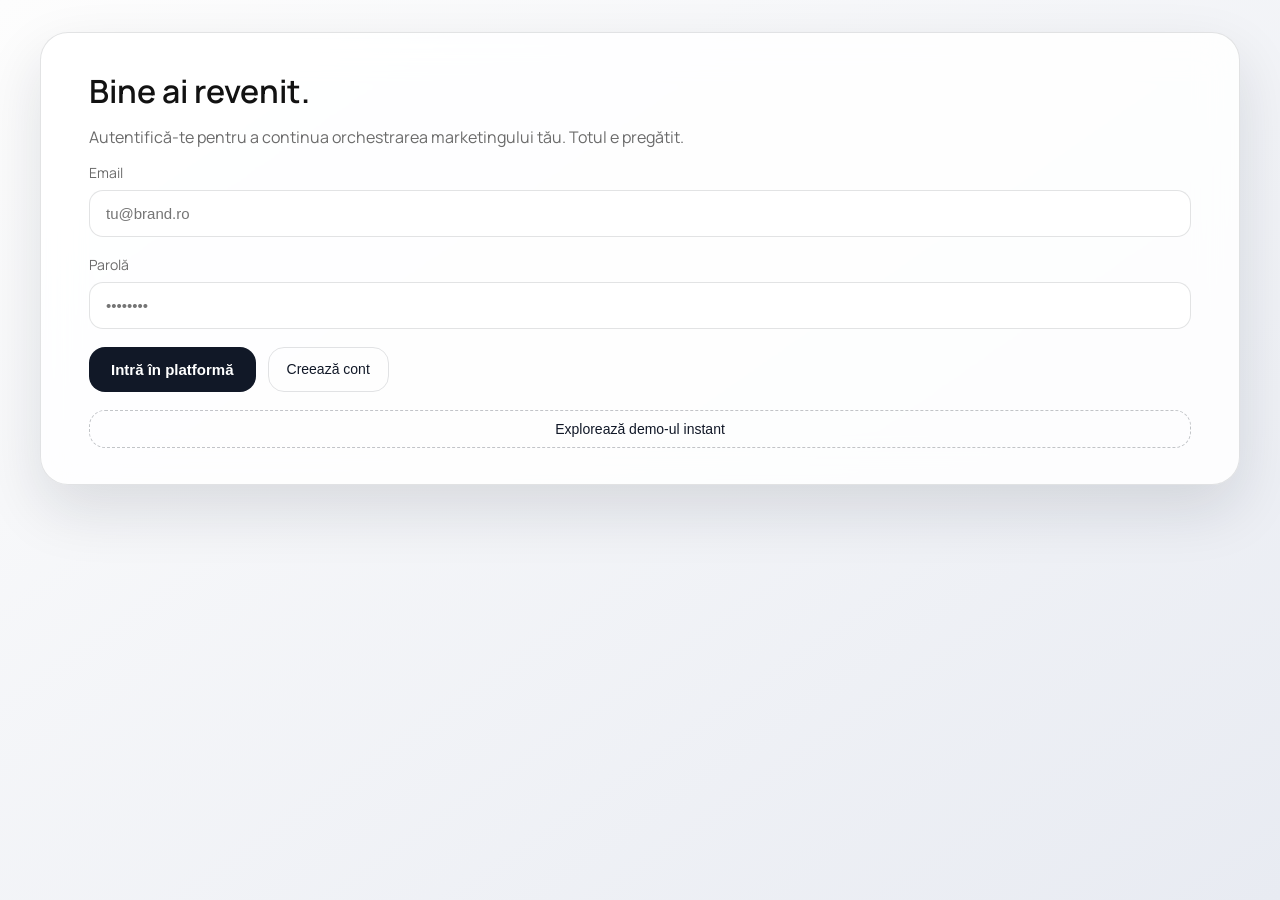
<file: index.html>
<!DOCTYPE html>
<html lang="en">
  <head>
    <meta charset="UTF-8" />
    <meta name="viewport" content="width=device-width, initial-scale=1.0" />
    <title>BORING Marketing Prototype</title>
    <meta http-equiv="refresh" content="0; url=mockup/index.html" />
    <link rel="canonical" href="mockup/index.html" />
    <style>
      body {
        font-family: system-ui, -apple-system, BlinkMacSystemFont, "Segoe UI", sans-serif;
        background: #0b0d0f;
        color: #f5f7fa;
        display: flex;
        align-items: center;
        justify-content: center;
        min-height: 100vh;
        margin: 0;
      }
      main {
        text-align: center;
        padding: 2rem;
      }
      a {
        color: #9ad6ff;
      }
    </style>
  </head>
  <body>
    <main>
      <h1>Redirecting to BORING Marketing mockup…</h1>
      <p>
        If you are not redirected automatically, <a href="mockup/index.html">open the mockup</a>.
      </p>
    </main>
  </body>
</html>
</file>
<file: mockup/styles.css>
:root {
  --bg: #f7f7f7;
  --frost: rgba(255, 255, 255, 0.85);
  --frost-strong: rgba(255, 255, 255, 0.95);
  --text: #121212;
  --muted: #6b6b6b;
  --accent: #111827;
  --border: rgba(17, 24, 39, 0.12);
  --accent-soft: rgba(17, 24, 39, 0.5);
  --positive: #38a169;
  --warning: #dd6b20;
  --negative: #e53e3e;
}

* {
  box-sizing: border-box;
  margin: 0;
  padding: 0;
}

body {
  font-family: 'Manrope', sans-serif;
  background: linear-gradient(145deg, #fdfdfd 0%, #e8ebf2 100%);
  color: var(--text);
  min-height: 100vh;
  display: flex;
  align-items: stretch;
  justify-content: center;
  padding: 32px;
}

#app {
  width: min(1200px, 100%);
}

.shell {
  backdrop-filter: blur(20px);
  background: var(--frost);
  border: 1px solid var(--border);
  border-radius: 28px;
  overflow: hidden;
  box-shadow: 0 25px 60px rgba(17, 24, 39, 0.12);
  min-height: 80vh;
  display: grid;
  grid-template-columns: 240px 1fr;
}

.shell.compact {
  grid-template-columns: 1fr;
  min-height: auto;
}

.sidebar {
  background: rgba(17, 24, 39, 0.92);
  color: white;
  padding: 32px 24px;
  display: flex;
  flex-direction: column;
  gap: 40px;
}

.sidebar h1 {
  font-size: 20px;
  font-weight: 600;
  letter-spacing: 0.04em;
  text-transform: uppercase;
}

.sidebar nav {
  display: flex;
  flex-direction: column;
  gap: 12px;
}

.sidebar button {
  background: transparent;
  border: 1px solid rgba(255, 255, 255, 0.08);
  border-radius: 16px;
  padding: 12px 16px;
  color: inherit;
  font-size: 14px;
  text-align: left;
  cursor: pointer;
  transition: all 0.25s ease;
}

.sidebar button.active,
.sidebar button:hover {
  background: rgba(255, 255, 255, 0.12);
  border-color: rgba(255, 255, 255, 0.24);
}

.main {
  padding: 36px 48px;
  display: flex;
  flex-direction: column;
  gap: 32px;
}

.hero {
  display: flex;
  flex-direction: column;
  gap: 12px;
}

.hero h2 {
  font-size: 32px;
  font-weight: 600;
}

.hero p {
  color: var(--muted);
  max-width: 620px;
  line-height: 1.6;
}

.card-grid {
  display: grid;
  grid-template-columns: repeat(auto-fill, minmax(240px, 1fr));
  gap: 20px;
}

.card {
  background: var(--frost-strong);
  border-radius: 20px;
  border: 1px solid var(--border);
  padding: 20px;
  display: flex;
  flex-direction: column;
  gap: 12px;
  box-shadow: inset 0 1px 0 rgba(255, 255, 255, 0.6);
}

.card h3 {
  font-size: 16px;
  font-weight: 600;
}

.card .subtitle {
  font-size: 14px;
  color: var(--muted);
}

.badge {
  display: inline-flex;
  align-items: center;
  gap: 8px;
  padding: 6px 10px;
  border-radius: 999px;
  font-size: 12px;
  font-weight: 500;
  letter-spacing: 0.02em;
}

.badge.success {
  background: rgba(56, 161, 105, 0.14);
  color: var(--positive);
}

.badge.warning {
  background: rgba(221, 107, 32, 0.16);
  color: var(--warning);
}

.badge.info {
  background: rgba(17, 24, 39, 0.08);
  color: var(--accent);
}

.badge.negative {
  background: rgba(229, 62, 62, 0.16);
  color: var(--negative);
}

.progress-track {
  width: 100%;
  height: 8px;
  border-radius: 999px;
  background: rgba(17, 24, 39, 0.08);
  overflow: hidden;
}

.progress-track.small {
  height: 6px;
}

.progress-fill {
  height: 100%;
  background: linear-gradient(90deg, #111827, #6366f1);
  transition: width 0.3s ease;
}

.campaign-grid {
  grid-template-columns: repeat(auto-fit, minmax(240px, 1fr));
}

.campaign-card.active {
  border-color: rgba(99, 102, 241, 0.5);
  box-shadow: 0 12px 30px rgba(99, 102, 241, 0.15);
}

.campaign-meta {
  display: flex;
  justify-content: space-between;
  font-size: 12px;
  color: var(--muted);
}

.campaign-field {
  display: flex;
  flex-direction: column;
  gap: 6px;
  font-size: 13px;
  color: var(--muted);
}

.campaign-field span {
  font-size: 12px;
}

.filter-row {
  display: flex;
  align-items: flex-end;
  justify-content: space-between;
  flex-wrap: wrap;
  gap: 18px;
}

.active-campaign-pill {
  background: rgba(17, 24, 39, 0.08);
  border-radius: 999px;
  padding: 10px 18px;
  font-size: 14px;
  color: var(--accent);
}

.secondary-btn.small {
  padding: 8px 12px;
  border-radius: 12px;
  font-size: 12px;
}

.campaign-tag {
  font-size: 12px;
  color: var(--muted);
  margin: 4px 0;
}

.primary-btn {
  background: #111827;
  color: white;
  border-radius: 16px;
  padding: 14px 22px;
  font-size: 15px;
  font-weight: 600;
  border: none;
  cursor: pointer;
  transition: transform 0.2s ease, box-shadow 0.2s ease;
}

.primary-btn:hover {
  transform: translateY(-1px);
  box-shadow: 0 15px 35px rgba(17, 24, 39, 0.18);
}

.primary-btn.outline {
  background: transparent;
  color: var(--accent);
  border: 1px solid rgba(17, 24, 39, 0.16);
  box-shadow: none;
}

.primary-btn.outline:hover {
  transform: none;
  box-shadow: none;
  background: rgba(17, 24, 39, 0.08);
}

.secondary-btn {
  background: transparent;
  color: var(--accent);
  border-radius: 16px;
  padding: 12px 18px;
  border: 1px solid var(--border);
  font-size: 14px;
  font-weight: 500;
  cursor: pointer;
}

.secondary-btn.active {
  background: rgba(17, 24, 39, 0.14);
  border-color: rgba(17, 24, 39, 0.26);
}

.ghost-btn {
  background: transparent;
  border: 1px dashed rgba(17, 24, 39, 0.25);
  border-radius: 16px;
  color: var(--accent);
  padding: 10px 16px;
  font-size: 14px;
  cursor: pointer;
  transition: border-color 0.2s ease, background 0.2s ease;
}

.ghost-btn:hover {
  border-color: rgba(17, 24, 39, 0.45);
  background: rgba(17, 24, 39, 0.04);
}

.ghost-btn.full-width {
  width: 100%;
}

.topbar-actions .ghost-btn {
  padding: 8px 14px;
  border-radius: 999px;
  font-size: 13px;
}

.full-width {
  width: 100%;
}

.app-topbar {
  display: flex;
  align-items: center;
  justify-content: space-between;
  gap: 24px;
  padding: 18px 22px;
  border-radius: 24px;
  border: 1px solid var(--border);
  background: rgba(255, 255, 255, 0.95);
  box-shadow: inset 0 1px 0 rgba(255, 255, 255, 0.6);
}

.topbar-meta {
  display: flex;
  flex-direction: column;
  gap: 6px;
}

.overline {
  font-size: 12px;
  text-transform: uppercase;
  letter-spacing: 0.2em;
  color: var(--muted);
}

.topbar-row {
  display: flex;
  flex-wrap: wrap;
  align-items: center;
  gap: 10px;
}

.topbar-note {
  color: var(--muted);
  font-size: 14px;
}

.topbar-actions {
  display: flex;
  gap: 10px;
  flex-wrap: wrap;
  justify-content: flex-end;
}

form {
  display: flex;
  flex-direction: column;
  gap: 18px;
}

label {
  display: flex;
  flex-direction: column;
  gap: 8px;
  font-size: 14px;
  color: var(--muted);
}

input,
select,
textarea {
  padding: 14px 16px;
  border-radius: 14px;
  border: 1px solid var(--border);
  background: rgba(255, 255, 255, 0.92);
  font-size: 15px;
  color: var(--text);
}

textarea {
  resize: vertical;
  min-height: 120px;
}

.checkbox-grid,
.pill-grid {
  display: grid;
  grid-template-columns: repeat(auto-fill, minmax(180px, 1fr));
  gap: 12px;
}

.pill {
  padding: 12px 16px;
  border-radius: 14px;
  border: 1px solid var(--border);
  cursor: pointer;
  transition: all 0.2s ease;
  text-align: center;
  font-weight: 500;
}

.pill.selected {
  background: rgba(17, 24, 39, 0.9);
  color: white;
  border-color: rgba(17, 24, 39, 0.9);
}

.progress-list {
  display: flex;
  flex-direction: column;
  gap: 14px;
}

.progress-item {
  display: flex;
  align-items: center;
  justify-content: space-between;
  padding: 14px 18px;
  border-radius: 16px;
  border: 1px solid var(--border);
  background: rgba(255, 255, 255, 0.92);
}

.progress-item span.status {
  font-weight: 600;
}

.slider-wrapper {
  display: flex;
  flex-direction: column;
  gap: 18px;
}

.slider-wrapper input[type='range'] {
  width: 100%;
}

.table {
  width: 100%;
  border-collapse: collapse;
}

.table th,
.table td {
  text-align: left;
  padding: 12px 14px;
  border-bottom: 1px solid var(--border);
  font-size: 14px;
}

.pipeline {
  display: grid;
  grid-template-columns: repeat(auto-fit, minmax(220px, 1fr));
  gap: 16px;
}

.pipeline-column {
  background: rgba(17, 24, 39, 0.04);
  border: 1px solid rgba(17, 24, 39, 0.08);
  border-radius: 18px;
  padding: 16px;
  display: flex;
  flex-direction: column;
  gap: 12px;
}

.lead-card {
  background: rgba(255, 255, 255, 0.92);
  border-radius: 14px;
  padding: 12px 14px;
  display: flex;
  flex-direction: column;
  gap: 8px;
  border: 1px solid rgba(17, 24, 39, 0.08);
}

.lead-card h4 {
  font-size: 14px;
}

.lead-card button {
  align-self: flex-start;
  font-size: 13px;
}

.timeline {
  display: grid;
  grid-template-columns: repeat(auto-fill, minmax(280px, 1fr));
  gap: 14px;
}

.timeline-item {
  background: rgba(17, 24, 39, 0.06);
  border-radius: 16px;
  padding: 16px;
  display: flex;
  flex-direction: column;
  gap: 8px;
}

.activity-pill {
  text-transform: none;
  font-size: 11px;
}

.activity-log {
  display: flex;
  flex-direction: column;
  gap: 12px;
  margin-top: 12px;
}

.activity-item {
  border-radius: 16px;
  border: 1px solid var(--border);
  padding: 16px;
  background: rgba(255, 255, 255, 0.9);
  box-shadow: inset 0 1px 0 rgba(255, 255, 255, 0.6);
}

.activity-item p {
  margin: 0;
}

.activity-meta {
  font-size: 12px;
  color: var(--muted);
  margin-top: 6px;
}

.filter-row {
  display: flex;
  gap: 16px;
  align-items: flex-end;
  flex-wrap: wrap;
}

.filter-row .full {
  flex: 1 1 240px;
}

.chat-window {
  display: flex;
  gap: 16px;
}

.chat-thread {
  flex: 2;
  background: rgba(255, 255, 255, 0.92);
  border-radius: 16px;
  border: 1px solid var(--border);
  padding: 16px;
  display: flex;
  flex-direction: column;
  gap: 12px;
  max-height: 340px;
  overflow-y: auto;
}

.chat-message {
  padding: 12px 16px;
  border-radius: 14px;
  max-width: 70%;
  font-size: 14px;
  line-height: 1.5;
}

.chat-message.ai {
  background: rgba(17, 24, 39, 0.08);
  align-self: flex-start;
}

.chat-message.user {
  background: rgba(17, 24, 39, 0.92);
  color: white;
  align-self: flex-end;
}

.chat-controls {
  flex: 1;
  display: flex;
  flex-direction: column;
  gap: 14px;
}

.input-group {
  display: flex;
  gap: 12px;
}

.input-group input {
  flex: 1;
}

.action-row {
  display: flex;
  justify-content: flex-end;
  align-items: center;
  gap: 12px;
}

.action-row.end {
  justify-content: flex-end;
}

.calendar-grid {
  display: grid;
  grid-template-columns: repeat(auto-fill, minmax(200px, 1fr));
  gap: 16px;
}

.calendar-slot {
  padding: 16px;
  border-radius: 16px;
  border: 1px solid var(--border);
  background: rgba(255, 255, 255, 0.9);
  display: flex;
  flex-direction: column;
  gap: 10px;
}

.calendar-slot h4 {
  font-size: 15px;
}

.metrics-grid {
  display: grid;
  grid-template-columns: repeat(auto-fit, minmax(200px, 1fr));
  gap: 16px;
}

.metrics-grid.tight {
  grid-template-columns: repeat(auto-fit, minmax(160px, 1fr));
}

.metric-card {
  padding: 20px;
  border-radius: 18px;
  background: rgba(17, 24, 39, 0.06);
  display: flex;
  flex-direction: column;
  gap: 6px;
}

.metric-card span {
  font-size: 12px;
  color: var(--muted);
  text-transform: uppercase;
  letter-spacing: 0.06em;
}

.metric-card strong {
  font-size: 26px;
}

.form-grid {
  display: grid;
  grid-template-columns: repeat(auto-fit, minmax(200px, 1fr));
  gap: 16px;
  align-items: flex-end;
}

.form-grid .full {
  grid-column: 1 / -1;
}

.form-actions {
  display: flex;
  justify-content: flex-end;
}

.toggle-group {
  display: flex;
  gap: 8px;
  flex-wrap: wrap;
}

.toggle-group .secondary-btn {
  padding-inline: 14px;
}

.analytics-header {
  display: flex;
  align-items: center;
  justify-content: space-between;
  gap: 16px;
  margin-bottom: 18px;
}

.chart-bars {
  display: flex;
  align-items: flex-end;
  gap: 14px;
  height: 220px;
}

.chart-bar {
  flex: 1;
  min-width: 52px;
  display: flex;
  flex-direction: column;
  align-items: center;
  gap: 8px;
}

.chart-bar-track {
  width: 100%;
  background: rgba(17, 24, 39, 0.08);
  border-radius: 16px;
  height: 160px;
  display: flex;
  align-items: flex-end;
  overflow: hidden;
}

.chart-bar-fill {
  width: 100%;
  background: linear-gradient(180deg, rgba(17, 24, 39, 0.9) 0%, rgba(17, 24, 39, 0.6) 100%);
  border-radius: 16px 16px 4px 4px;
}

.chart-bar span {
  font-size: 14px;
  font-weight: 600;
}

.chart-bar small {
  font-size: 11px;
  letter-spacing: 0.04em;
  color: var(--muted);
  text-transform: uppercase;
}

.insight-list {
  list-style: none;
  display: flex;
  flex-direction: column;
  gap: 10px;
  padding: 0;
}

.insight-list li {
  position: relative;
  padding-left: 20px;
  font-size: 14px;
  line-height: 1.5;
}

.insight-list li::before {
  content: '';
  position: absolute;
  left: 0;
  top: 8px;
  width: 8px;
  height: 8px;
  border-radius: 50%;
  background: rgba(17, 24, 39, 0.45);
}

.overlay {
  position: fixed;
  inset: 0;
  background: rgba(17, 24, 39, 0.55);
  display: flex;
  align-items: center;
  justify-content: center;
  padding: 24px;
  z-index: 20;
}

.command-modal,
.tour-modal {
  width: min(560px, 100%);
  background: rgba(255, 255, 255, 0.98);
  border-radius: 28px;
  border: 1px solid var(--border);
  padding: 24px;
  box-shadow: 0 35px 60px rgba(17, 24, 39, 0.22);
  display: flex;
  flex-direction: column;
  gap: 18px;
}

.command-header {
  display: flex;
  gap: 12px;
  align-items: center;
}

.command-header input {
  flex: 1;
}

.command-list {
  list-style: none;
  display: flex;
  flex-direction: column;
  gap: 12px;
  max-height: 320px;
  overflow-y: auto;
  padding-right: 6px;
}

.command-list li {
  border: 1px solid var(--border);
  border-radius: 18px;
  padding: 14px 18px;
  display: flex;
  flex-direction: column;
  gap: 4px;
  cursor: pointer;
  transition: border-color 0.2s ease, background 0.2s ease;
}

.command-list li:hover {
  border-color: rgba(17, 24, 39, 0.45);
  background: rgba(17, 24, 39, 0.04);
}

.command-list li strong {
  font-size: 15px;
}

.command-list li span {
  font-size: 13px;
  color: var(--muted);
}

.command-list li.empty {
  cursor: default;
  text-align: center;
  font-size: 13px;
  border-style: dashed;
  color: var(--muted);
}

.command-hint {
  text-align: right;
  font-size: 12px;
  color: var(--muted);
}

.tour-progress {
  display: flex;
  align-items: center;
  justify-content: space-between;
  gap: 14px;
}

.tour-tags {
  display: flex;
  gap: 8px;
  flex-wrap: wrap;
}

.tour-actions {
  display: flex;
  justify-content: space-between;
  align-items: center;
  gap: 16px;
  flex-wrap: wrap;
}

.tour-actions-right {
  display: flex;
  gap: 10px;
  flex-wrap: wrap;
}

@media (max-width: 1024px) {
  body {
    padding: 16px;
  }

  .shell {
    grid-template-columns: 1fr;
  }

  .sidebar {
    flex-direction: row;
    align-items: center;
    justify-content: space-between;
    gap: 24px;
  }

  .sidebar nav {
    flex-direction: row;
    flex-wrap: wrap;
  }
}

@media (max-width: 720px) {
  .main {
    padding: 28px;
  }

  .card-grid {
    grid-template-columns: 1fr;
  }

  .calendar-grid {
    grid-template-columns: 1fr;
  }

  .timeline {
    grid-template-columns: 1fr;
  }
}
</file>
